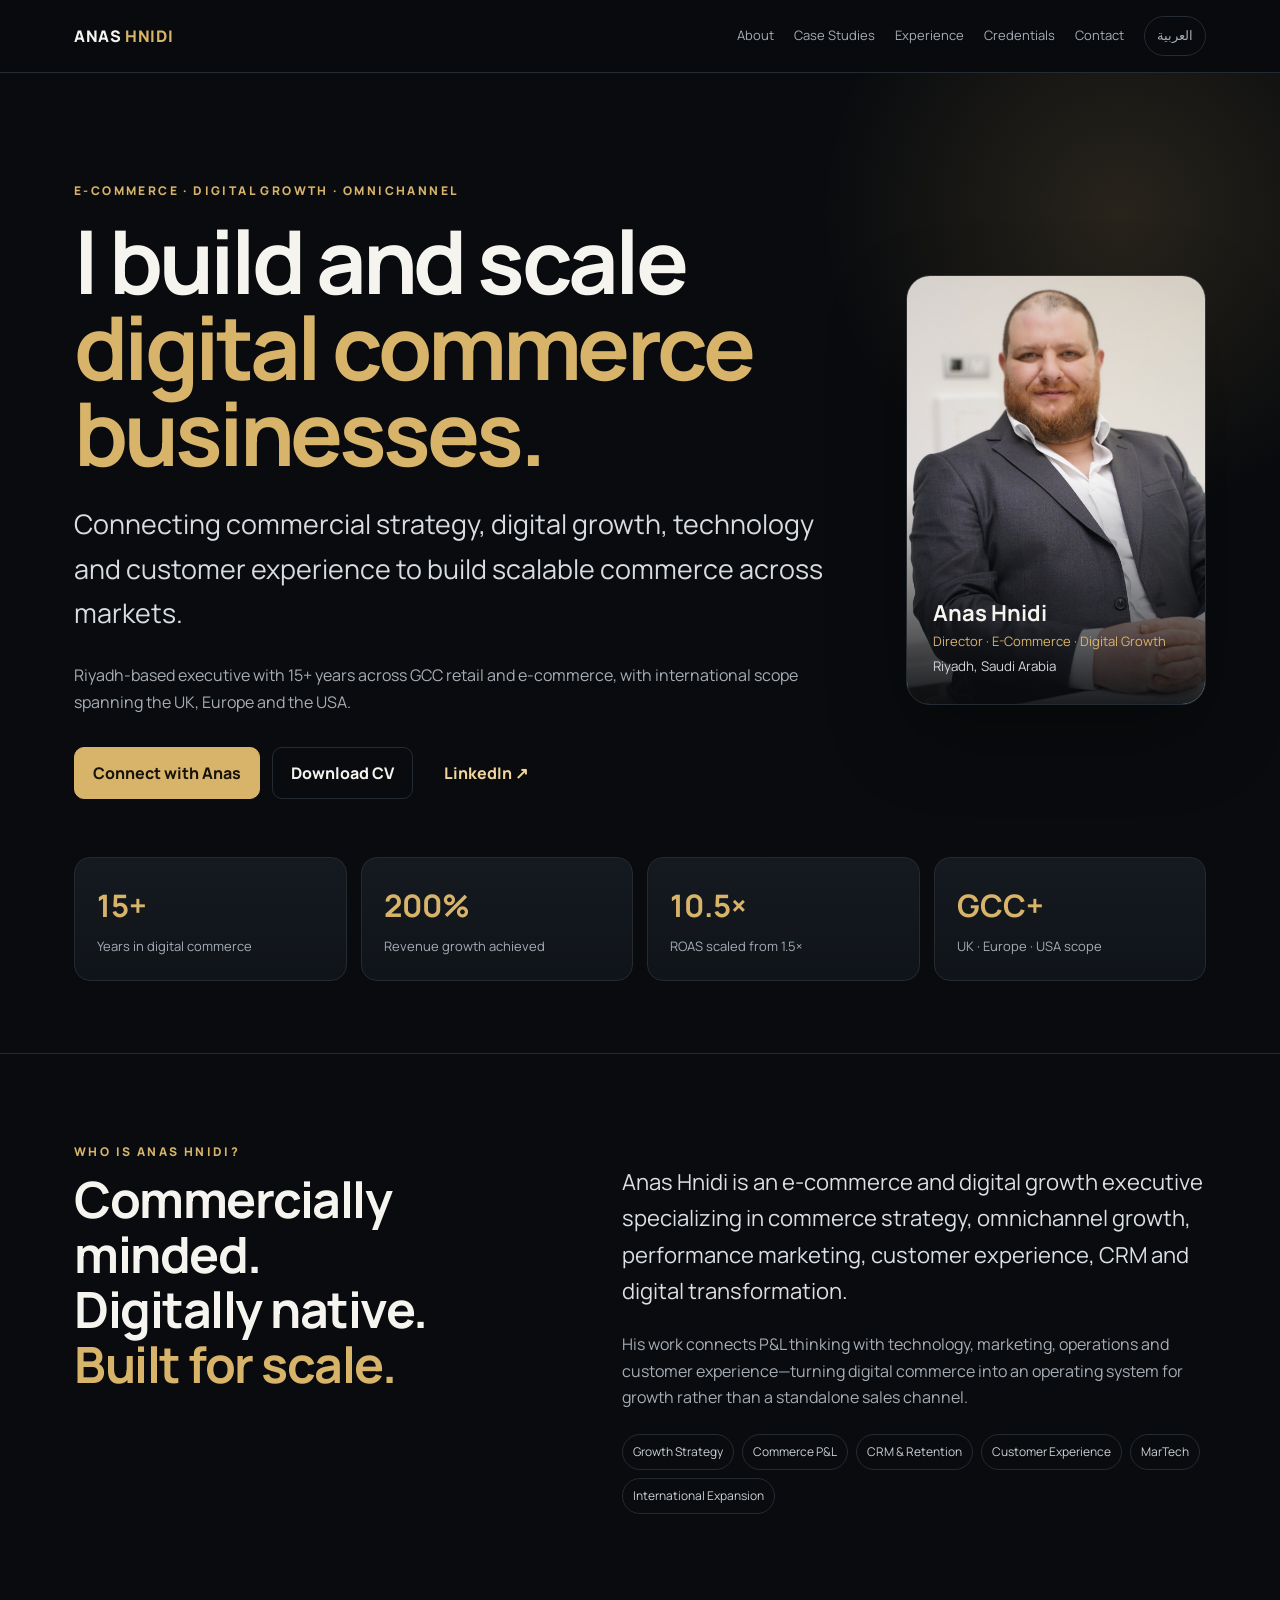
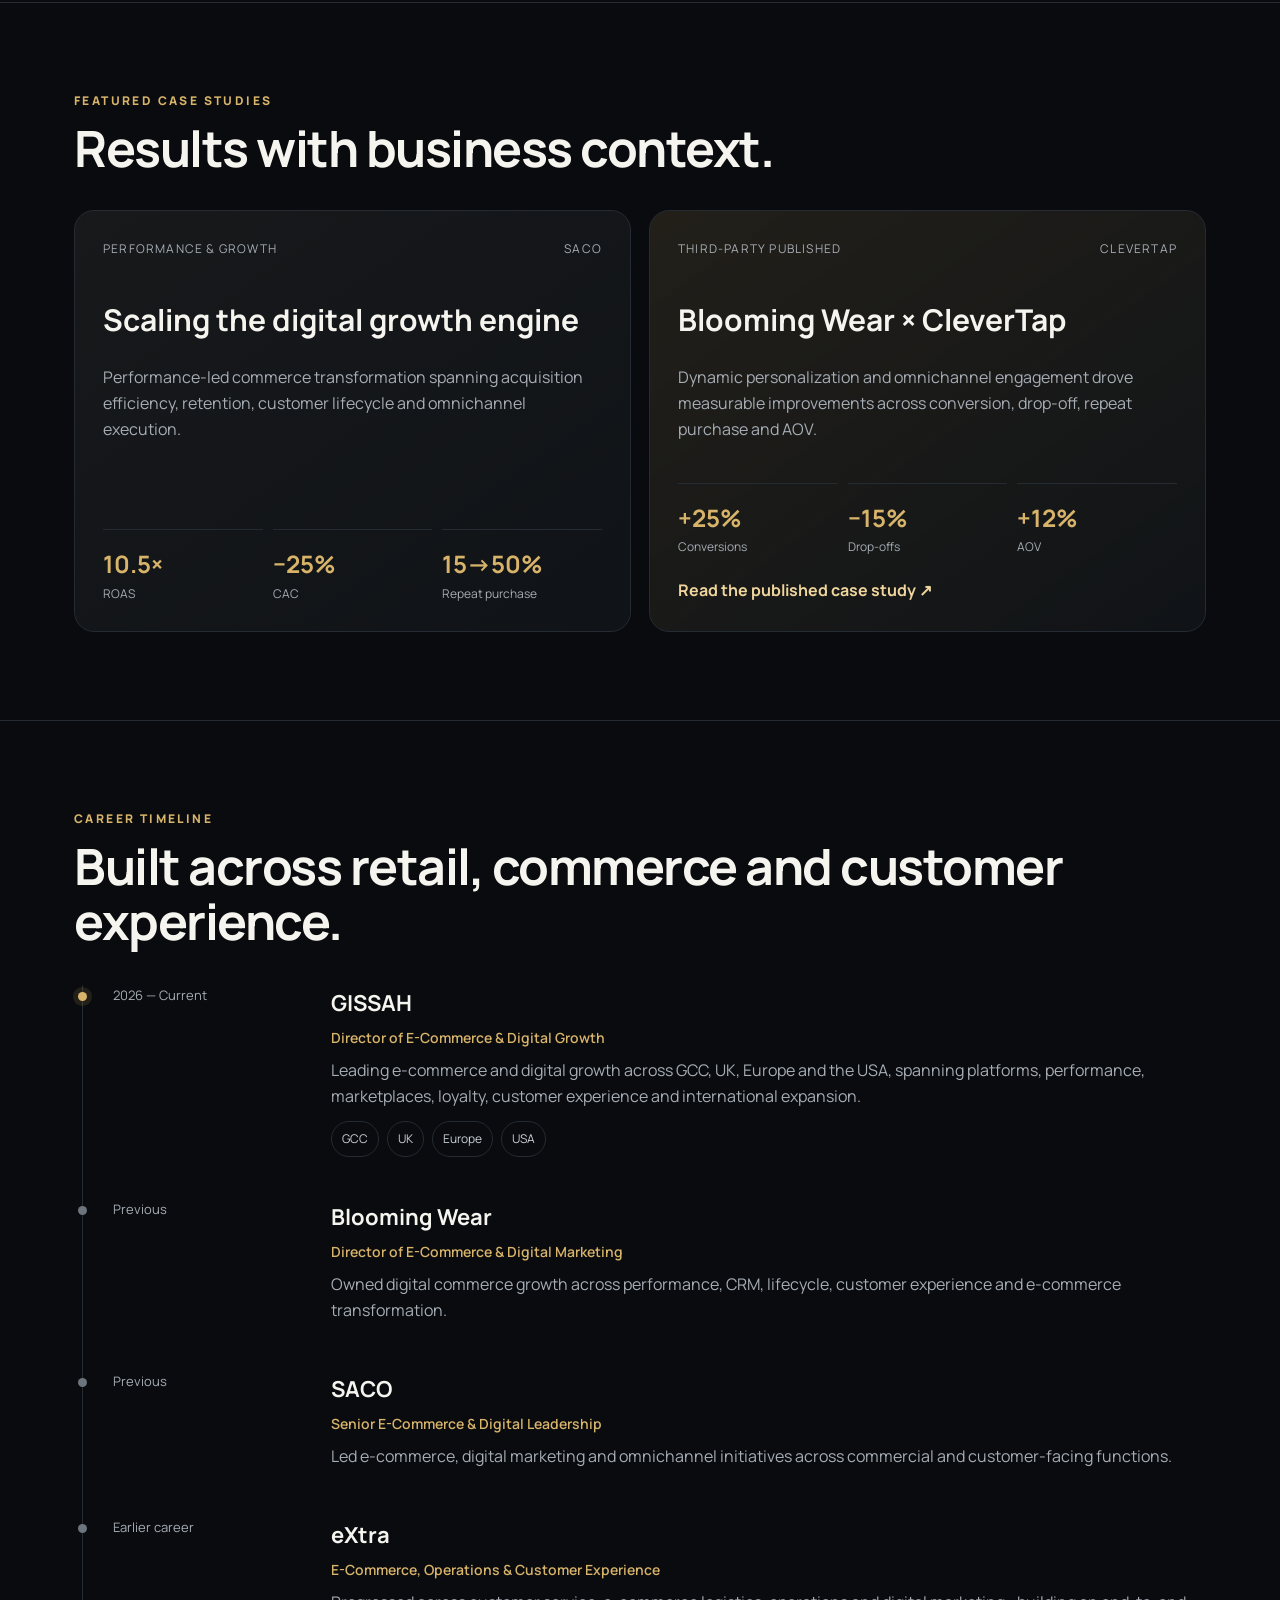
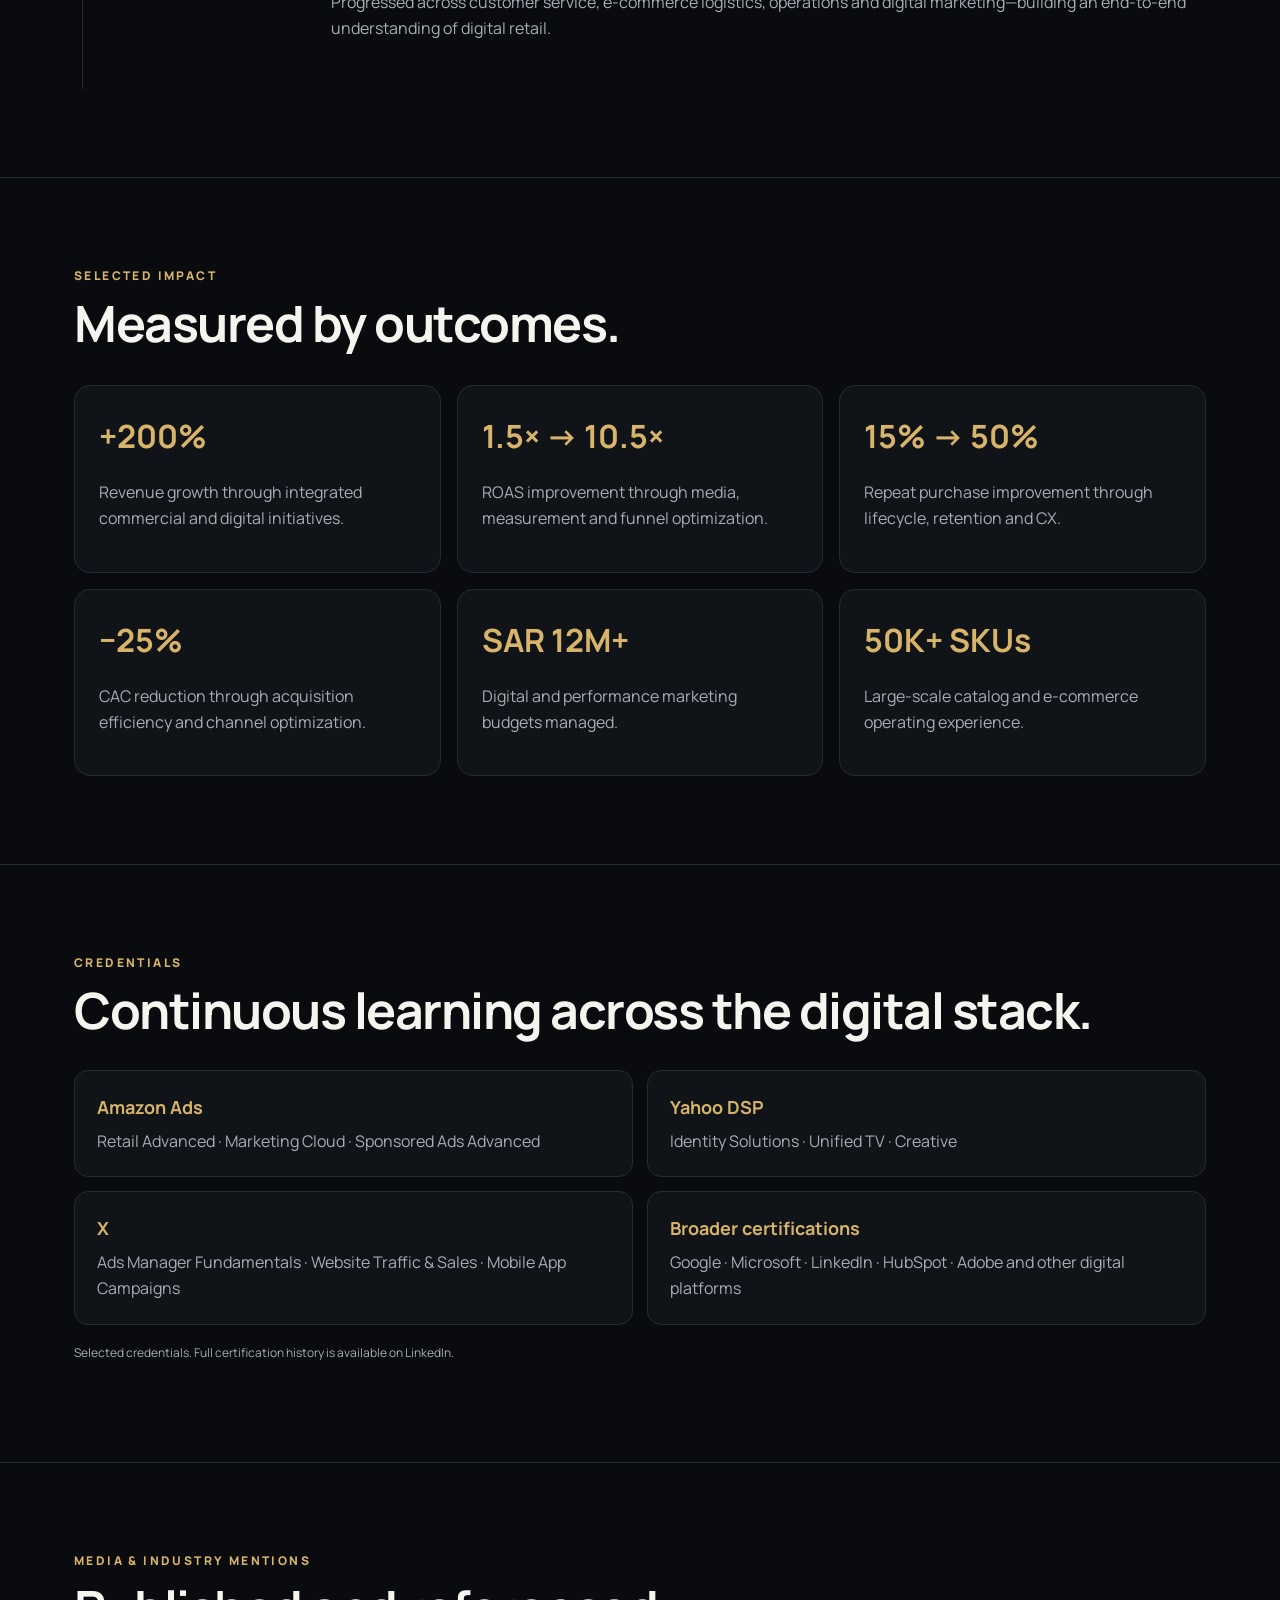
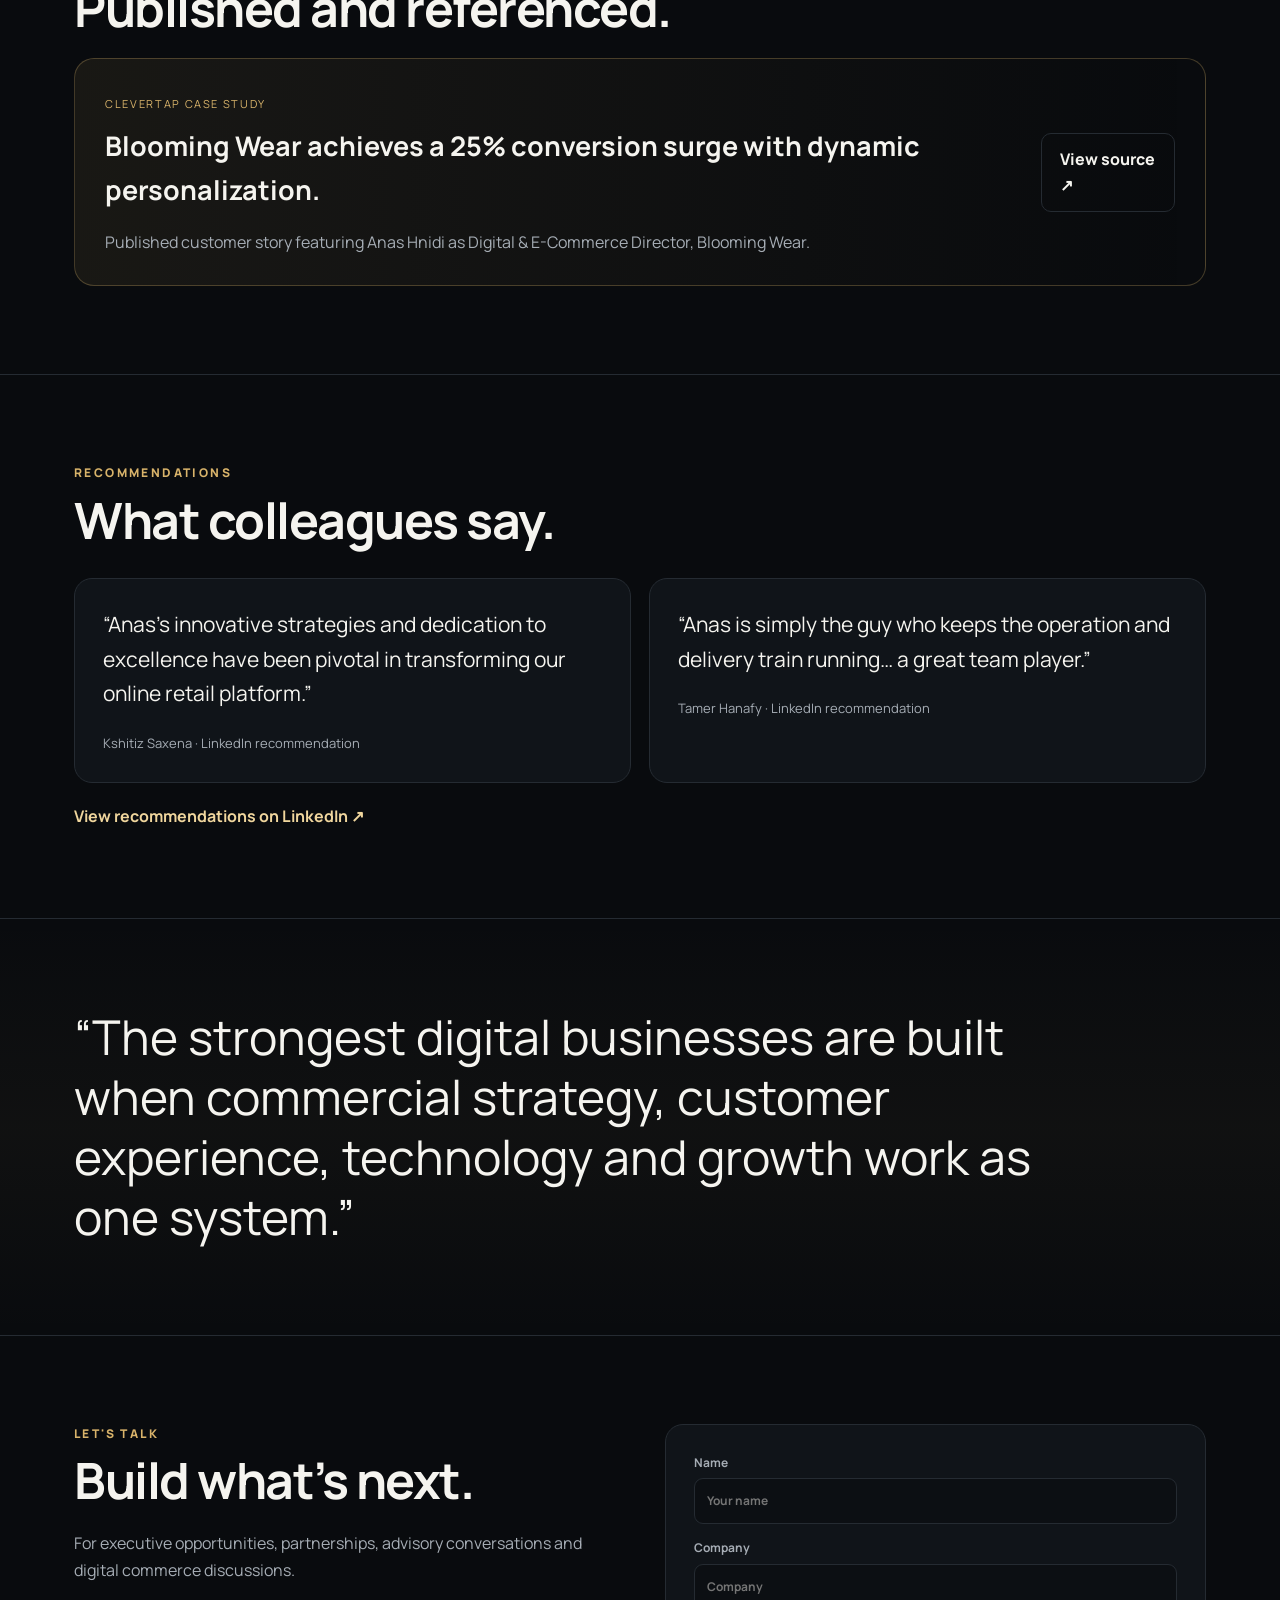
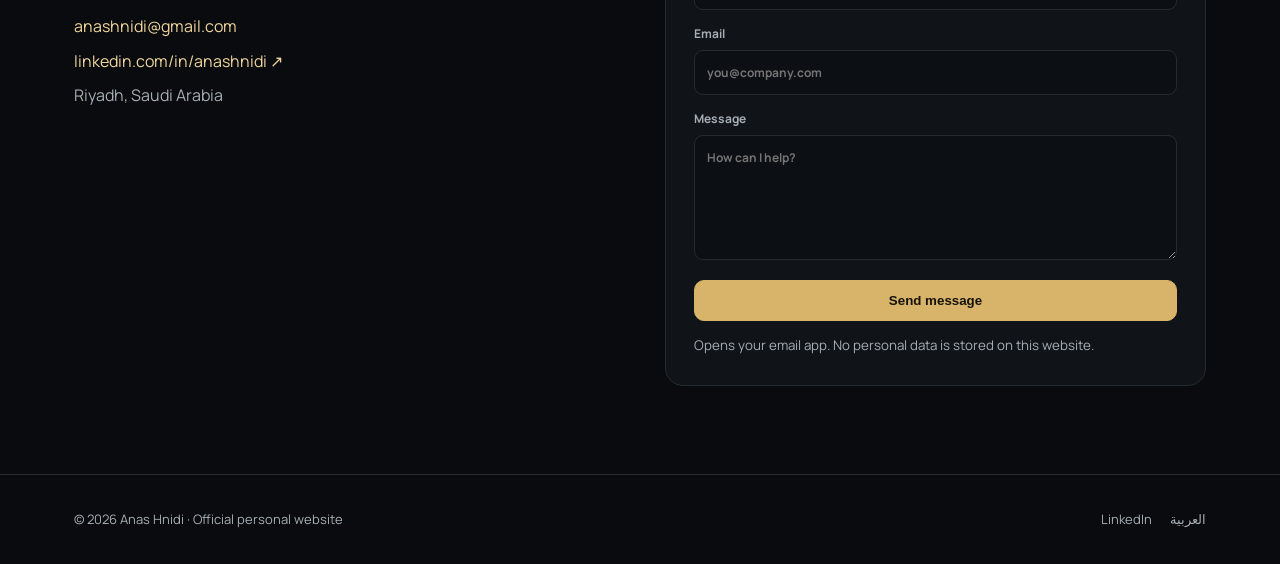
<file: index.html>
<!doctype html>
<html lang="en"><head>
<meta charset="utf-8"><meta name="viewport" content="width=device-width,initial-scale=1">
<title>Anas Hnidi | E-Commerce & Digital Growth Executive</title>
<meta name="description" content="Official website of Anas Hnidi, a Riyadh-based e-commerce and digital growth executive with 15+ years of experience across GCC, UK, Europe and the USA.">
<link rel="canonical" href="https://anashnidi.com/"><link rel="alternate" hreflang="ar" href="https://anashnidi.com/ar/"><link rel="alternate" hreflang="en" href="https://anashnidi.com/">
<meta property="og:type" content="profile"><meta property="og:title" content="Anas Hnidi | E-Commerce & Digital Growth Executive"><meta property="og:description" content="Commercial strategy, digital growth, omnichannel, customer experience and transformation."><meta property="og:url" content="https://anashnidi.com/"><meta property="og:image" content="https://anashnidi.com/assets/anas-hnidi.jpeg">
<link rel="stylesheet" href="styles.css">
<script type="application/ld+json">{"@context":"https://schema.org","@graph":[{"@type":"Person","@id":"https://anashnidi.com/#person","name":"Anas Hnidi","alternateName":["أنس هنيدي"],"url":"https://anashnidi.com/","sameAs":["https://www.linkedin.com/in/anashnidi","https://clevertap.com/case-study/bloomingwear-achieves-a-25-conversions-surge-with-dynamic-personalization-on-clevertap/"],"jobTitle":"Director of E-Commerce & Digital Growth","description":"E-commerce and digital growth executive based in Riyadh, Saudi Arabia with 15+ years of experience across e-commerce, omnichannel, performance marketing, customer experience and digital transformation.","homeLocation":{"@type":"Place","name":"Riyadh, Saudi Arabia"},"knowsAbout":["E-Commerce","Digital Commerce","Digital Growth","Omnichannel","Digital Marketing","Performance Marketing","Customer Experience","Digital Transformation","CRM","Marketplace Strategy"]},{"@type":"WebSite","@id":"https://anashnidi.com/#website","url":"https://anashnidi.com/","name":"Anas Hnidi","inLanguage":["en","ar"]}]}</script>
</head><body>
<nav class="nav"><div class="wrap navin"><a class="brand" href="#top">ANAS <span>HNIDI</span></a><div class="links"><a href="#about">About</a><a href="#cases">Case Studies</a><a href="#experience">Experience</a><a href="#credentials">Credentials</a><a href="#contact">Contact</a><a class="lang" href="ar/">العربية</a></div></div></nav>
<main id="top">
<section class="hero"><div class="wrap hero-grid"><div><div class="kicker">E-COMMERCE · DIGITAL GROWTH · OMNICHANNEL</div><h1>I build and scale <span>digital commerce businesses.</span></h1><p class="lead">Connecting commercial strategy, digital growth, technology and customer experience to build scalable commerce across markets.</p><p class="sub">Riyadh-based executive with 15+ years across GCC retail and e-commerce, with international scope spanning the UK, Europe and the USA.</p><div class="actions"><a class="btn primary" href="#contact">Connect with Anas</a><a class="btn" href="assets/Anas_Hnidi_CV.pdf" download>Download CV</a><a class="btn ghost" href="https://www.linkedin.com/in/anashnidi" target="_blank" rel="noopener">LinkedIn ↗</a></div></div><div class="portrait-card"><img class="portrait-img" src="assets/anas-hnidi.jpeg" alt="Anas Hnidi, E-Commerce and Digital Growth Executive"><div class="portrait-overlay"><strong>Anas Hnidi</strong><span>Director · E-Commerce · Digital Growth</span><small>Riyadh, Saudi Arabia</small></div></div></div><div class="wrap"><div class="metrics"><div class="metric"><b>15+</b><span>Years in digital commerce</span></div><div class="metric"><b>200%</b><span>Revenue growth achieved</span></div><div class="metric"><b>10.5×</b><span>ROAS scaled from 1.5×</span></div><div class="metric"><b>GCC+</b><span>UK · Europe · USA scope</span></div></div></div></section>
<section class="section" id="about"><div class="wrap split"><div><div class="kicker">WHO IS ANAS HNIDI?</div><h2>Commercially minded.<br>Digitally native.<br><span class="gold">Built for scale.</span></h2></div><div><p class="intro big">Anas Hnidi is an e-commerce and digital growth executive specializing in commerce strategy, omnichannel growth, performance marketing, customer experience, CRM and digital transformation.</p><p class="muted">His work connects P&amp;L thinking with technology, marketing, operations and customer experience—turning digital commerce into an operating system for growth rather than a standalone sales channel.</p><div class="pill-row"><span>Growth Strategy</span><span>Commerce P&amp;L</span><span>CRM & Retention</span><span>Customer Experience</span><span>MarTech</span><span>International Expansion</span></div></div></div></section>
<section class="section" id="cases"><div class="wrap"><div class="kicker">FEATURED CASE STUDIES</div><h2>Results with business context.</h2><div class="case-grid"><article class="case flagship"><div class="case-top"><span>Performance & Growth</span><span>SACO</span></div><h3>Scaling the digital growth engine</h3><p>Performance-led commerce transformation spanning acquisition efficiency, retention, customer lifecycle and omnichannel execution.</p><div class="case-metrics"><div><b>10.5×</b><span>ROAS</span></div><div><b>−25%</b><span>CAC</span></div><div><b>15→50%</b><span>Repeat purchase</span></div></div></article><article class="case verified"><div class="case-top"><span>Third-party published</span><span>CleverTap</span></div><h3>Blooming Wear × CleverTap</h3><p>Dynamic personalization and omnichannel engagement drove measurable improvements across conversion, drop-off, repeat purchase and AOV.</p><div class="case-metrics"><div><b>+25%</b><span>Conversions</span></div><div><b>−15%</b><span>Drop-offs</span></div><div><b>+12%</b><span>AOV</span></div></div><a class="text-link" href="https://clevertap.com/case-study/bloomingwear-achieves-a-25-conversions-surge-with-dynamic-personalization-on-clevertap/" target="_blank" rel="noopener">Read the published case study ↗</a></article></div></div></section>
<section class="section" id="experience"><div class="wrap"><div class="kicker">CAREER TIMELINE</div><h2>Built across retail, commerce and customer experience.</h2><div class="timeline"><div class="role current"><div class="when">2026 — Current</div><div><h3>GISSAH <span>Director of E-Commerce & Digital Growth</span></h3><p>Leading e-commerce and digital growth across GCC, UK, Europe and the USA, spanning platforms, performance, marketplaces, loyalty, customer experience and international expansion.</p><div class="tags"><span>GCC</span><span>UK</span><span>Europe</span><span>USA</span></div></div></div><div class="role"><div class="when">Previous</div><div><h3>Blooming Wear <span>Director of E-Commerce & Digital Marketing</span></h3><p>Owned digital commerce growth across performance, CRM, lifecycle, customer experience and e-commerce transformation.</p></div></div><div class="role"><div class="when">Previous</div><div><h3>SACO <span>Senior E-Commerce & Digital Leadership</span></h3><p>Led e-commerce, digital marketing and omnichannel initiatives across commercial and customer-facing functions.</p></div></div><div class="role"><div class="when">Earlier career</div><div><h3>eXtra <span>E-Commerce, Operations & Customer Experience</span></h3><p>Progressed across customer service, e-commerce logistics, operations and digital marketing—building an end-to-end understanding of digital retail.</p></div></div></div></div></section>
<section class="section" id="impact"><div class="wrap"><div class="kicker">SELECTED IMPACT</div><h2>Measured by outcomes.</h2><div class="grid"><div class="card stat"><h3>+200%</h3><p>Revenue growth through integrated commercial and digital initiatives.</p></div><div class="card stat"><h3>1.5× → 10.5×</h3><p>ROAS improvement through media, measurement and funnel optimization.</p></div><div class="card stat"><h3>15% → 50%</h3><p>Repeat purchase improvement through lifecycle, retention and CX.</p></div><div class="card stat"><h3>−25%</h3><p>CAC reduction through acquisition efficiency and channel optimization.</p></div><div class="card stat"><h3>SAR 12M+</h3><p>Digital and performance marketing budgets managed.</p></div><div class="card stat"><h3>50K+ SKUs</h3><p>Large-scale catalog and e-commerce operating experience.</p></div></div></div></section>
<section class="section" id="credentials"><div class="wrap"><div class="kicker">CREDENTIALS</div><h2>Continuous learning across the digital stack.</h2><div class="credential-grid"><div class="credential"><b>Amazon Ads</b><span>Retail Advanced · Marketing Cloud · Sponsored Ads Advanced</span></div><div class="credential"><b>Yahoo DSP</b><span>Identity Solutions · Unified TV · Creative</span></div><div class="credential"><b>X</b><span>Ads Manager Fundamentals · Website Traffic & Sales · Mobile App Campaigns</span></div><div class="credential"><b>Broader certifications</b><span>Google · Microsoft · LinkedIn · HubSpot · Adobe and other digital platforms</span></div></div><p class="source-note">Selected credentials. Full certification history is available on LinkedIn.</p></div></section>
<section class="section media"><div class="wrap"><div class="kicker">MEDIA & INDUSTRY MENTIONS</div><h2>Published and referenced.</h2><div class="media-card"><div><span class="eyebrow">CLEVERTAP CASE STUDY</span><h3>Blooming Wear achieves a 25% conversion surge with dynamic personalization.</h3><p>Published customer story featuring Anas Hnidi as Digital & E-Commerce Director, Blooming Wear.</p></div><a class="btn" href="https://clevertap.com/case-study/bloomingwear-achieves-a-25-conversions-surge-with-dynamic-personalization-on-clevertap/" target="_blank" rel="noopener">View source ↗</a></div></div></section>
<section class="section"><div class="wrap"><div class="kicker">RECOMMENDATIONS</div><h2>What colleagues say.</h2><div class="testimonial-grid"><blockquote><p>“Anas's innovative strategies and dedication to excellence have been pivotal in transforming our online retail platform.”</p><footer>Kshitiz Saxena · LinkedIn recommendation</footer></blockquote><blockquote><p>“Anas is simply the guy who keeps the operation and delivery train running… a great team player.”</p><footer>Tamer Hanafy · LinkedIn recommendation</footer></blockquote></div><a class="text-link" href="https://www.linkedin.com/in/anashnidi" target="_blank" rel="noopener">View recommendations on LinkedIn ↗</a></div></section>
<section class="section philosophy"><div class="wrap"><p class="quote">“The strongest digital businesses are built when commercial strategy, customer experience, technology and growth work as one system.”</p></div></section>
<section class="section" id="contact"><div class="wrap contact"><div><div class="kicker">LET'S TALK</div><h2>Build what’s next.</h2><p class="intro">For executive opportunities, partnerships, advisory conversations and digital commerce discussions.</p><div class="contact-links"><a href="mailto:anashnidi@gmail.com">anashnidi@gmail.com</a><a href="https://www.linkedin.com/in/anashnidi" target="_blank" rel="noopener">linkedin.com/in/anashnidi ↗</a><span>Riyadh, Saudi Arabia</span></div></div><form class="contactbox" action="mailto:anashnidi@gmail.com" method="post" enctype="text/plain"><label>Name<input name="Name" required placeholder="Your name"></label><label>Company<input name="Company" placeholder="Company"></label><label>Email<input name="Email" type="email" required placeholder="you@company.com"></label><label>Message<textarea name="Message" required rows="5" placeholder="How can I help?"></textarea></label><button class="btn primary" type="submit">Send message</button><small>Opens your email app. No personal data is stored on this website.</small></form></div></section>
</main><footer class="site-footer"><div class="wrap footer-in"><span>© 2026 Anas Hnidi · Official personal website</span><div><a href="https://www.linkedin.com/in/anashnidi" target="_blank" rel="noopener">LinkedIn</a><a href="ar/">العربية</a></div></div></footer>
</body></html>
</file>
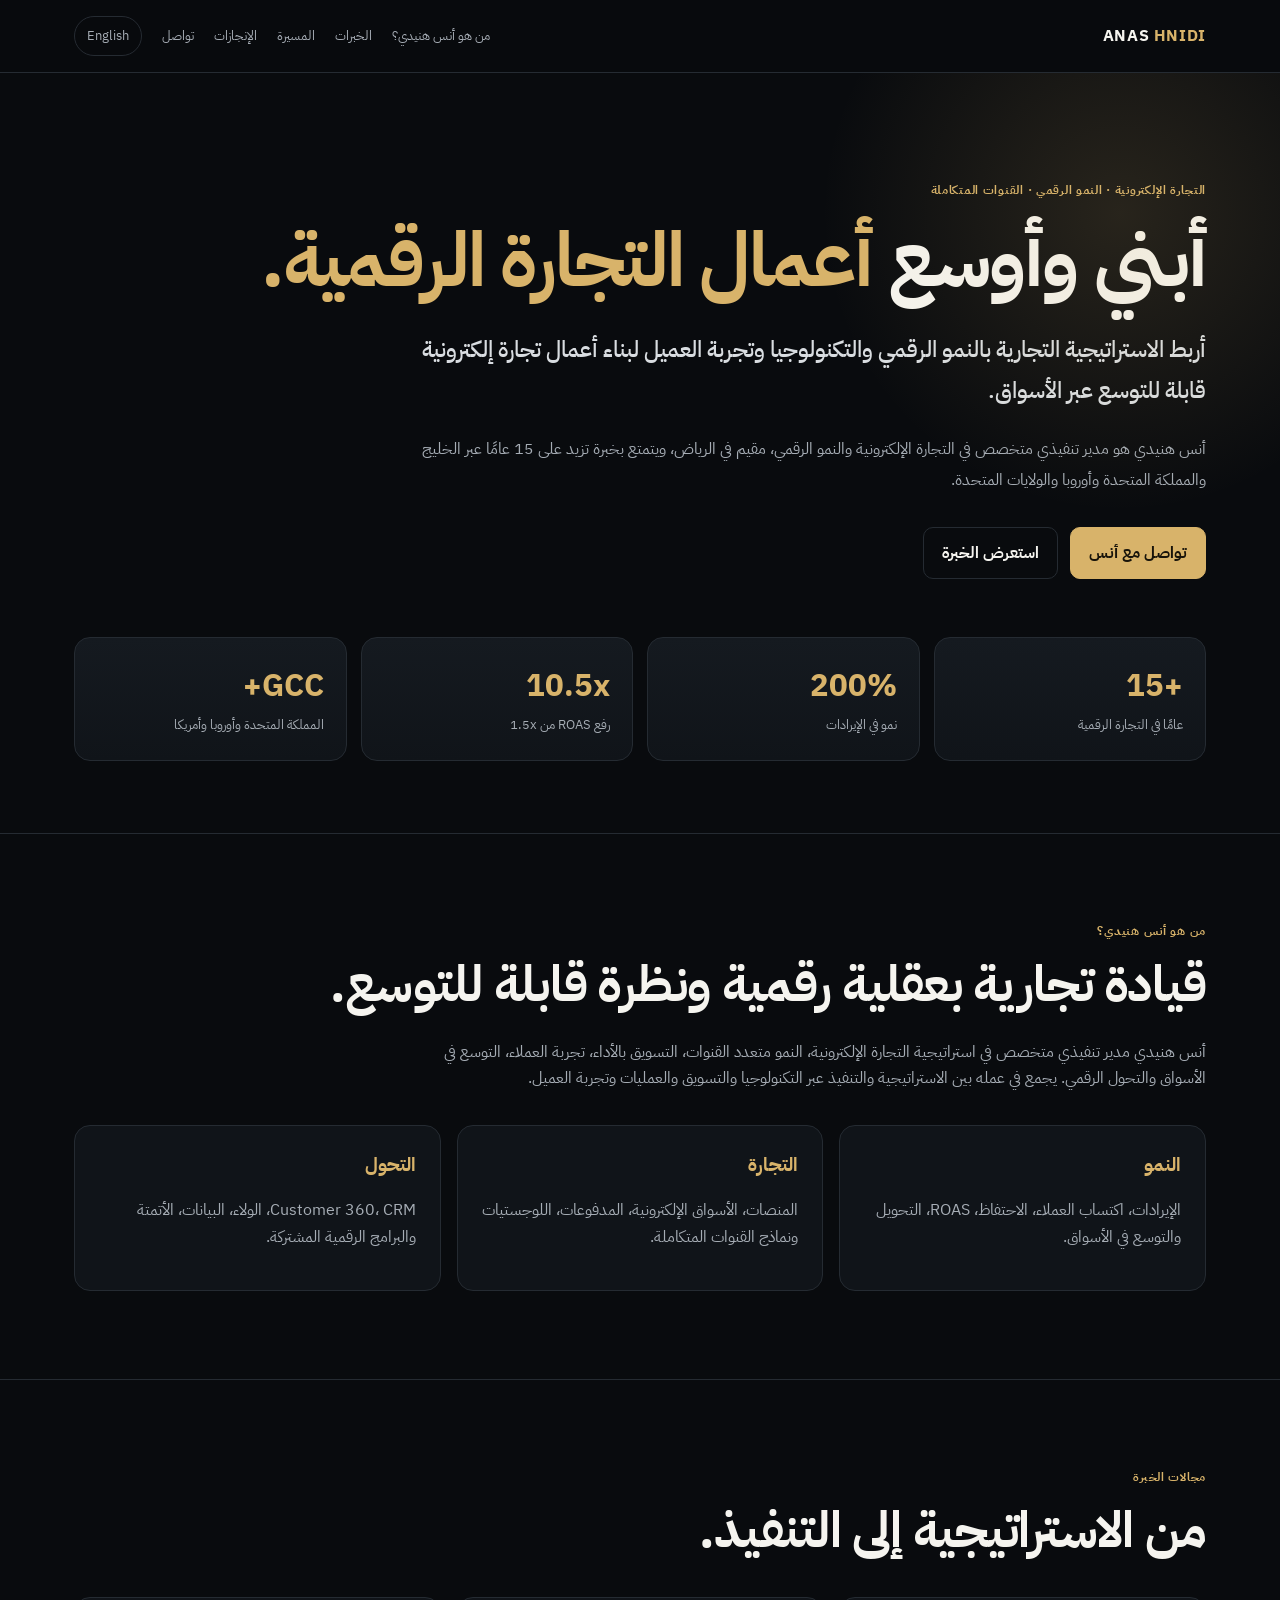
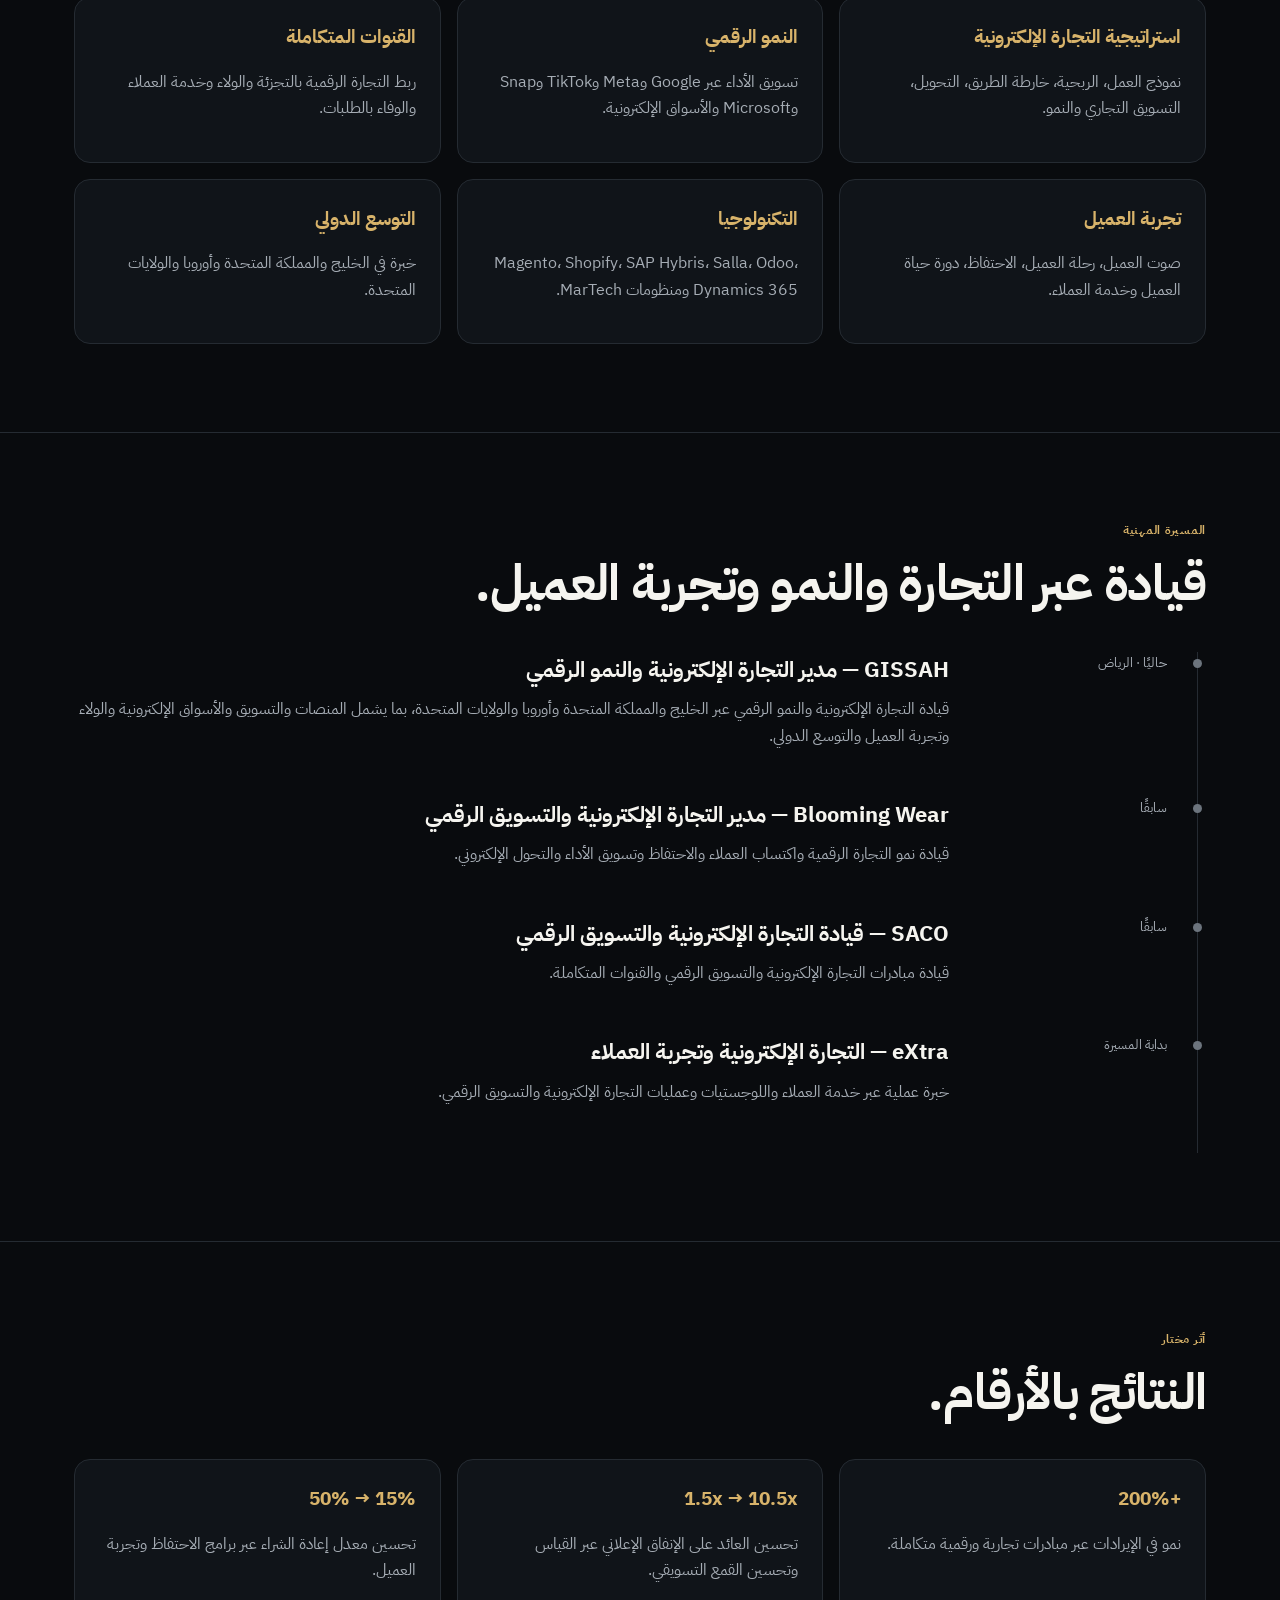
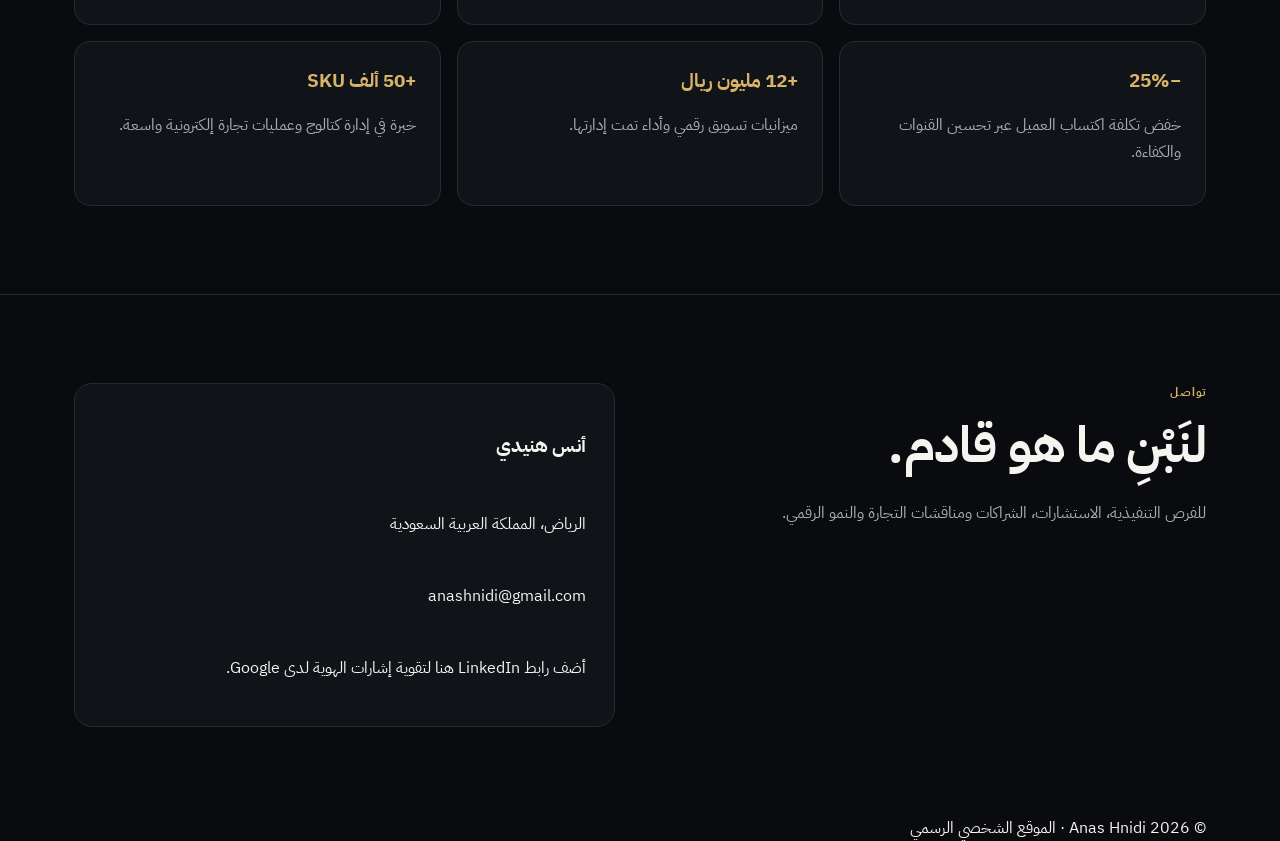
<file: ar/index.html>
<!doctype html><html lang="ar" dir="rtl" class="rtl"><head><meta charset="utf-8"><meta name="viewport" content="width=device-width,initial-scale=1"><title>أنس هنيدي | التجارة الإلكترونية والنمو الرقمي</title><meta name="description" content="الموقع الرسمي لأنس هنيدي، مدير تنفيذي متخصص في التجارة الإلكترونية والنمو الرقمي في الرياض، بخبرة تزيد على 15 عامًا في الخليج والمملكة المتحدة وأوروبا والولايات المتحدة."><link rel="canonical" href="https://anashnidi.com/ar/"><link rel="alternate" hreflang="en" href="https://anashnidi.com/"><link rel="alternate" hreflang="ar" href="https://anashnidi.com/ar/"><link rel="stylesheet" href="../styles.css"><script type="application/ld+json">{"@context":"https://schema.org","@type":"Person","@id":"https://anashnidi.com/#person","name":"Anas Hnidi","alternateName":"أنس هنيدي","url":"https://anashnidi.com/","jobTitle":"Director of E-Commerce & Digital Growth","homeLocation":{"@type":"Place","name":"Riyadh, Saudi Arabia"}}</script><meta property="og:url" content="https://anashnidi.com/ar/"><meta property="og:image" content="https://anashnidi.com/assets/anas-hnidi.jpeg"></head><body><nav class="nav"><div class="wrap navin"><a class="brand" href="#top">ANAS <span>HNIDI</span></a><div class="links"><a href="#about">من هو أنس هنيدي؟</a><a href="#expertise">الخبرات</a><a href="#experience">المسيرة</a><a href="#impact">الإنجازات</a><a href="#contact">تواصل</a><a class="lang" href="../">English</a></div></div></nav><main id="top"><section class="hero"><div class="wrap"><div class="kicker">التجارة الإلكترونية · النمو الرقمي · القنوات المتكاملة</div><h1>أبني وأوسع <span>أعمال التجارة الرقمية.</span></h1><p class="lead">أربط الاستراتيجية التجارية بالنمو الرقمي والتكنولوجيا وتجربة العميل لبناء أعمال تجارة إلكترونية قابلة للتوسع عبر الأسواق.</p><p class="sub">أنس هنيدي هو مدير تنفيذي متخصص في التجارة الإلكترونية والنمو الرقمي، مقيم في الرياض، ويتمتع بخبرة تزيد على 15 عامًا عبر الخليج والمملكة المتحدة وأوروبا والولايات المتحدة.</p><div class="actions"><a class="btn primary" href="#contact">تواصل مع أنس</a><a class="btn" href="#experience">استعرض الخبرة</a></div><div class="metrics"><div class="metric"><b>+15</b><span>عامًا في التجارة الرقمية</span></div><div class="metric"><b>200%</b><span>نمو في الإيرادات</span></div><div class="metric"><b>10.5x</b><span>رفع ROAS من 1.5x</span></div><div class="metric"><b>GCC+</b><span>المملكة المتحدة وأوروبا وأمريكا</span></div></div></div></section><section class="section" id="about"><div class="wrap"><div class="kicker">من هو أنس هنيدي؟</div><h2>قيادة تجارية بعقلية رقمية ونظرة قابلة للتوسع.</h2><p class="intro">أنس هنيدي مدير تنفيذي متخصص في استراتيجية التجارة الإلكترونية، النمو متعدد القنوات، التسويق بالأداء، تجربة العملاء، التوسع في الأسواق والتحول الرقمي. يجمع في عمله بين الاستراتيجية والتنفيذ عبر التكنولوجيا والتسويق والعمليات وتجربة العميل.</p><div class="grid"><div class="card"><h3>النمو</h3><p>الإيرادات، اكتساب العملاء، الاحتفاظ، ROAS، التحويل والتوسع في الأسواق.</p></div><div class="card"><h3>التجارة</h3><p>المنصات، الأسواق الإلكترونية، المدفوعات، اللوجستيات ونماذج القنوات المتكاملة.</p></div><div class="card"><h3>التحول</h3><p>Customer 360، CRM، الولاء، البيانات، الأتمتة والبرامج الرقمية المشتركة.</p></div></div></div></section><section class="section" id="expertise"><div class="wrap"><div class="kicker">مجالات الخبرة</div><h2>من الاستراتيجية إلى التنفيذ.</h2><div class="grid"><div class="card"><h3>استراتيجية التجارة الإلكترونية</h3><p>نموذج العمل، الربحية، خارطة الطريق، التحويل، التسويق التجاري والنمو.</p></div><div class="card"><h3>النمو الرقمي</h3><p>تسويق الأداء عبر Google وMeta وTikTok وSnap وMicrosoft والأسواق الإلكترونية.</p></div><div class="card"><h3>القنوات المتكاملة</h3><p>ربط التجارة الرقمية بالتجزئة والولاء وخدمة العملاء والوفاء بالطلبات.</p></div><div class="card"><h3>تجربة العميل</h3><p>صوت العميل، رحلة العميل، الاحتفاظ، دورة حياة العميل وخدمة العملاء.</p></div><div class="card"><h3>التكنولوجيا</h3><p>Magento، Shopify، SAP Hybris، Salla، Odoo، Dynamics 365 ومنظومات MarTech.</p></div><div class="card"><h3>التوسع الدولي</h3><p>خبرة في الخليج والمملكة المتحدة وأوروبا والولايات المتحدة.</p></div></div></div></section><section class="section" id="experience"><div class="wrap"><div class="kicker">المسيرة المهنية</div><h2>قيادة عبر التجارة والنمو وتجربة العميل.</h2><div class="timeline"><div class="role"><div class="when">حاليًا · الرياض</div><div><h3>GISSAH — مدير التجارة الإلكترونية والنمو الرقمي</h3><p>قيادة التجارة الإلكترونية والنمو الرقمي عبر الخليج والمملكة المتحدة وأوروبا والولايات المتحدة، بما يشمل المنصات والتسويق والأسواق الإلكترونية والولاء وتجربة العميل والتوسع الدولي.</p></div></div><div class="role"><div class="when">سابقًا</div><div><h3>Blooming Wear — مدير التجارة الإلكترونية والتسويق الرقمي</h3><p>قيادة نمو التجارة الرقمية واكتساب العملاء والاحتفاظ وتسويق الأداء والتحول الإلكتروني.</p></div></div><div class="role"><div class="when">سابقًا</div><div><h3>SACO — قيادة التجارة الإلكترونية والتسويق الرقمي</h3><p>قيادة مبادرات التجارة الإلكترونية والتسويق الرقمي والقنوات المتكاملة.</p></div></div><div class="role"><div class="when">بداية المسيرة</div><div><h3>eXtra — التجارة الإلكترونية وتجربة العملاء</h3><p>خبرة عملية عبر خدمة العملاء واللوجستيات وعمليات التجارة الإلكترونية والتسويق الرقمي.</p></div></div></div></div></section><section class="section" id="impact"><div class="wrap"><div class="kicker">أثر مختار</div><h2>النتائج بالأرقام.</h2><div class="grid"><div class="card"><h3>+200%</h3><p>نمو في الإيرادات عبر مبادرات تجارية ورقمية متكاملة.</p></div><div class="card"><h3>1.5x → 10.5x</h3><p>تحسين العائد على الإنفاق الإعلاني عبر القياس وتحسين القمع التسويقي.</p></div><div class="card"><h3>15% → 50%</h3><p>تحسين معدل إعادة الشراء عبر برامج الاحتفاظ وتجربة العميل.</p></div><div class="card"><h3>−25%</h3><p>خفض تكلفة اكتساب العميل عبر تحسين القنوات والكفاءة.</p></div><div class="card"><h3>+12 مليون ريال</h3><p>ميزانيات تسويق رقمي وأداء تمت إدارتها.</p></div><div class="card"><h3>+50 ألف SKU</h3><p>خبرة في إدارة كتالوج وعمليات تجارة إلكترونية واسعة.</p></div></div></div></section><section class="section" id="contact"><div class="wrap contact"><div><div class="kicker">تواصل</div><h2>لنَبْنِ ما هو قادم.</h2><p class="intro">للفرص التنفيذية، الاستشارات، الشراكات ومناقشات التجارة والنمو الرقمي.</p></div><div class="contactbox"><h3>أنس هنيدي</h3><p>الرياض، المملكة العربية السعودية</p><p><a href="mailto:anashnidi@gmail.com">anashnidi@gmail.com</a></p><p class="small">أضف رابط LinkedIn هنا لتقوية إشارات الهوية لدى Google.</p></div></div></section></main><footer><div class="wrap">© 2026 Anas Hnidi · الموقع الشخصي الرسمي</div></footer></body></html>
</file>
<file: styles.css>
@import url("https://fonts.googleapis.com/css2?family=IBM+Plex+Sans+Arabic:wght@400;500;600;700&family=Manrope:wght@400;500;600;700;800&display=swap");
:root{--bg:#090b0e;--surface:#101419;--surface2:#151a20;--text:#f5f4ef;--muted:#a6adb5;--accent:#d8b36a;--accent2:#f0d69d;--line:#252b32;--max:1180px}*{box-sizing:border-box}html{scroll-behavior:smooth}body{margin:0;font-family:Manrope,Arial,sans-serif;background:var(--bg);color:var(--text);line-height:1.65}a{color:inherit;text-decoration:none}.wrap{max-width:var(--max);margin:auto;padding:0 24px}.nav{position:sticky;top:0;z-index:30;background:rgba(9,11,14,.9);backdrop-filter:blur(16px);border-bottom:1px solid var(--line)}.navin{height:72px;display:flex;align-items:center;justify-content:space-between;gap:20px}.brand{font-weight:900;letter-spacing:.04em}.brand span,.gold{color:var(--accent)}.links{display:flex;gap:20px;align-items:center;font-size:13px;color:var(--muted)}.links a:hover{color:var(--text)}.lang{border:1px solid var(--line);padding:8px 12px;border-radius:999px}.hero{padding:108px 0 72px;position:relative;overflow:hidden}.hero:after{content:"";position:absolute;width:640px;height:640px;border-radius:50%;background:radial-gradient(circle,rgba(216,179,106,.15),transparent 66%);right:-160px;top:-180px;pointer-events:none}.hero-grid{display:grid;grid-template-columns:1fr 300px;gap:64px;align-items:center}.kicker{color:var(--accent);font-size:12px;text-transform:uppercase;letter-spacing:.2em;font-weight:800}.hero h1{font-size:clamp(50px,7.2vw,88px);line-height:.98;margin:16px 0 24px;letter-spacing:-.045em}.hero h1 span{color:var(--accent)}.lead{font-size:clamp(20px,2.1vw,28px);max-width:820px;color:#d9dde1}.sub,.muted{color:var(--muted)}.sub{max-width:820px;font-size:16px}.actions{display:flex;gap:12px;flex-wrap:wrap;margin-top:32px}.btn{display:inline-flex;align-items:center;justify-content:center;padding:12px 18px;border-radius:10px;border:1px solid var(--line);font-weight:750;background:transparent;cursor:pointer}.btn.primary{background:var(--accent);color:#17130a;border-color:var(--accent)}.btn.ghost{border-color:transparent;color:var(--accent2)}.portrait-card{min-height:340px;border:1px solid var(--line);border-radius:24px;background:linear-gradient(160deg,#171b21,#0e1115);display:flex;flex-direction:column;justify-content:flex-end;padding:26px;box-shadow:0 30px 80px rgba(0,0,0,.3)}.monogram{font-size:96px;line-height:1;font-weight:900;color:rgba(216,179,106,.15);margin:auto}.portrait-card strong,.portrait-card span,.portrait-card small{display:block}.portrait-card strong{font-size:22px}.portrait-card span{color:var(--accent);font-size:13px}.portrait-card small{color:var(--muted);margin-top:4px}.metrics{display:grid;grid-template-columns:repeat(4,1fr);gap:14px;margin-top:58px}.metric{padding:22px;border:1px solid var(--line);border-radius:16px;background:linear-gradient(180deg,var(--surface2),var(--surface))}.metric b{display:block;font-size:31px;color:var(--accent)}.metric span{color:var(--muted);font-size:13px}.section{padding:88px 0;border-top:1px solid var(--line)}.section h2{font-size:clamp(34px,4vw,50px);line-height:1.1;margin:10px 0 22px;letter-spacing:-.03em}.intro{color:var(--muted);max-width:780px}.intro.big{font-size:22px;color:#dce0e4}.split{display:grid;grid-template-columns:.9fr 1.1fr;gap:70px;align-items:start}.pill-row{display:flex;gap:8px;flex-wrap:wrap;margin-top:24px}.pill-row span,.tags span{font-size:12px;border:1px solid var(--line);color:#cbd1d6;padding:7px 10px;border-radius:999px}.case-grid{display:grid;grid-template-columns:1fr 1fr;gap:18px;margin-top:34px}.case{border:1px solid var(--line);border-radius:20px;padding:28px;background:var(--surface);min-height:390px;display:flex;flex-direction:column}.case.flagship{background:linear-gradient(145deg,#17191b,#101317)}.case.verified{background:linear-gradient(145deg,rgba(216,179,106,.12),#101317)}.case-top{display:flex;justify-content:space-between;color:var(--muted);font-size:12px;text-transform:uppercase;letter-spacing:.1em}.case h3{font-size:30px;line-height:1.1;margin:44px 0 12px}.case p{color:var(--muted)}.case-metrics{display:grid;grid-template-columns:repeat(3,1fr);gap:10px;margin-top:auto;padding-top:24px}.case-metrics div{border-top:1px solid var(--line);padding-top:14px}.case-metrics b,.case-metrics span{display:block}.case-metrics b{font-size:24px;color:var(--accent)}.case-metrics span{font-size:12px;color:var(--muted)}.text-link{display:inline-block;color:var(--accent2);margin-top:20px;font-weight:700}.timeline{margin-top:36px;border-left:1px solid var(--line);margin-left:8px}.role{position:relative;display:grid;grid-template-columns:190px 1fr;gap:28px;padding:0 0 42px 30px}.role:before{content:"";position:absolute;left:-5px;top:7px;width:9px;height:9px;border-radius:50%;background:#6c747d}.role.current:before{background:var(--accent);box-shadow:0 0 0 5px rgba(216,179,106,.12)}.role .when{color:var(--muted);font-size:13px}.role h3{margin:0 0 8px;font-size:22px}.role h3 span{display:block;color:var(--accent);font-size:14px;font-weight:600;margin-top:4px}.role p{margin:6px 0;color:var(--muted)}.tags{display:flex;gap:8px;flex-wrap:wrap;margin-top:12px}.grid{display:grid;grid-template-columns:repeat(3,1fr);gap:16px;margin-top:34px}.card{background:var(--surface);border:1px solid var(--line);border-radius:16px;padding:24px}.card h3{margin:0;color:var(--accent)}.card.stat h3{font-size:32px}.card p{color:var(--muted)}.credential-grid{display:grid;grid-template-columns:repeat(2,1fr);gap:14px;margin-top:32px}.credential{border:1px solid var(--line);background:var(--surface);border-radius:14px;padding:22px}.credential b,.credential span{display:block}.credential b{color:var(--accent);font-size:18px}.credential span{color:var(--muted);margin-top:5px}.source-note{color:var(--muted);font-size:12px;margin-top:18px}.media-card{display:flex;align-items:center;justify-content:space-between;gap:40px;border:1px solid rgba(216,179,106,.28);background:linear-gradient(90deg,rgba(216,179,106,.08),transparent);border-radius:20px;padding:30px}.media-card h3{font-size:27px;margin:8px 0}.media-card p{color:var(--muted);margin-bottom:0}.eyebrow{color:var(--accent);font-size:11px;letter-spacing:.15em}.testimonial-grid{display:grid;grid-template-columns:1fr 1fr;gap:18px;margin-top:30px}blockquote{margin:0;border:1px solid var(--line);background:var(--surface);border-radius:18px;padding:28px}blockquote p{font-size:21px;margin:0 0 22px}blockquote footer{color:var(--muted);font-size:13px}.philosophy{background:linear-gradient(180deg,transparent,rgba(216,179,106,.035),transparent)}.quote{font-size:clamp(28px,4vw,48px);line-height:1.25;max-width:1000px;margin:0}.contact{display:grid;grid-template-columns:1fr 1fr;gap:50px}.contact-links{display:flex;flex-direction:column;gap:8px;margin-top:30px}.contact-links a{color:var(--accent2)}.contact-links span{color:var(--muted)}.contactbox{padding:28px;border:1px solid var(--line);border-radius:18px;background:var(--surface);display:grid;gap:14px}.contactbox label{font-size:12px;color:var(--muted);font-weight:700}.contactbox input,.contactbox textarea{width:100%;margin-top:6px;border:1px solid var(--line);background:#0c0f13;color:var(--text);border-radius:9px;padding:12px;font:inherit}.contactbox small{color:var(--muted)}.site-footer{padding:34px 0;color:var(--muted);border-top:1px solid var(--line);font-size:13px}.footer-in{display:flex;justify-content:space-between;gap:20px}.footer-in div{display:flex;gap:18px}@media(max-width:900px){.links a:not(.lang){display:none}.hero-grid,.split,.contact{grid-template-columns:1fr}.portrait-card{min-height:220px}.metrics,.grid{grid-template-columns:1fr 1fr}.case-grid,.testimonial-grid{grid-template-columns:1fr}.role{grid-template-columns:1fr}.media-card{align-items:flex-start;flex-direction:column}}@media(max-width:560px){.metrics,.grid,.credential-grid{grid-template-columns:1fr}.hero{padding-top:76px}.hero h1{font-size:50px}.section{padding:68px 0}.case-metrics{grid-template-columns:1fr 1fr}.footer-in{flex-direction:column}}
html[dir=rtl] body{font-family:"IBM Plex Sans Arabic",Tahoma,Arial,sans-serif}.rtl .timeline{border-left:0;border-right:1px solid var(--line);margin-left:0;margin-right:8px}.rtl .role{padding-left:0;padding-right:30px}.rtl .role:before{left:auto;right:-5px}

.portrait-card{position:relative;overflow:hidden;padding:0;min-height:430px}.portrait-img{position:absolute;inset:0;width:100%;height:100%;object-fit:cover;object-position:center 28%;display:block}.portrait-card:after{content:"";position:absolute;inset:0;background:linear-gradient(180deg,transparent 48%,rgba(9,11,14,.92) 100%)}.portrait-overlay{position:relative;z-index:2;margin-top:auto;padding:26px;width:100%}.portrait-overlay strong,.portrait-overlay span,.portrait-overlay small{display:block}.portrait-overlay strong{font-size:22px}.portrait-overlay span{color:var(--accent);font-size:13px}.portrait-overlay small{color:#d3d6da;margin-top:4px}

/* Arabic premium typography */
html[dir=rtl] .hero h1{font-family:"IBM Plex Sans Arabic",Tahoma,Arial,sans-serif;font-weight:700;font-size:clamp(46px,6vw,76px);line-height:1.18;letter-spacing:-.025em;max-width:980px}
html[dir=rtl] .lead{font-family:"IBM Plex Sans Arabic",Tahoma,Arial,sans-serif;font-weight:500;line-height:1.75;font-size:clamp(19px,1.8vw,25px)}
html[dir=rtl] .sub{font-weight:400;line-height:1.9}
html[dir=rtl] .kicker{font-weight:700;letter-spacing:.06em}
html[dir=rtl] .section h2{font-family:"IBM Plex Sans Arabic",Tahoma,Arial,sans-serif;font-weight:700;line-height:1.3;letter-spacing:-.015em}
html[dir=rtl] .nav,html[dir=rtl] .btn,html[dir=rtl] .card,html[dir=rtl] .role{font-family:"IBM Plex Sans Arabic",Tahoma,Arial,sans-serif}
@media(max-width:560px){html[dir=rtl] .hero h1{font-size:44px;line-height:1.22}}
</file>
